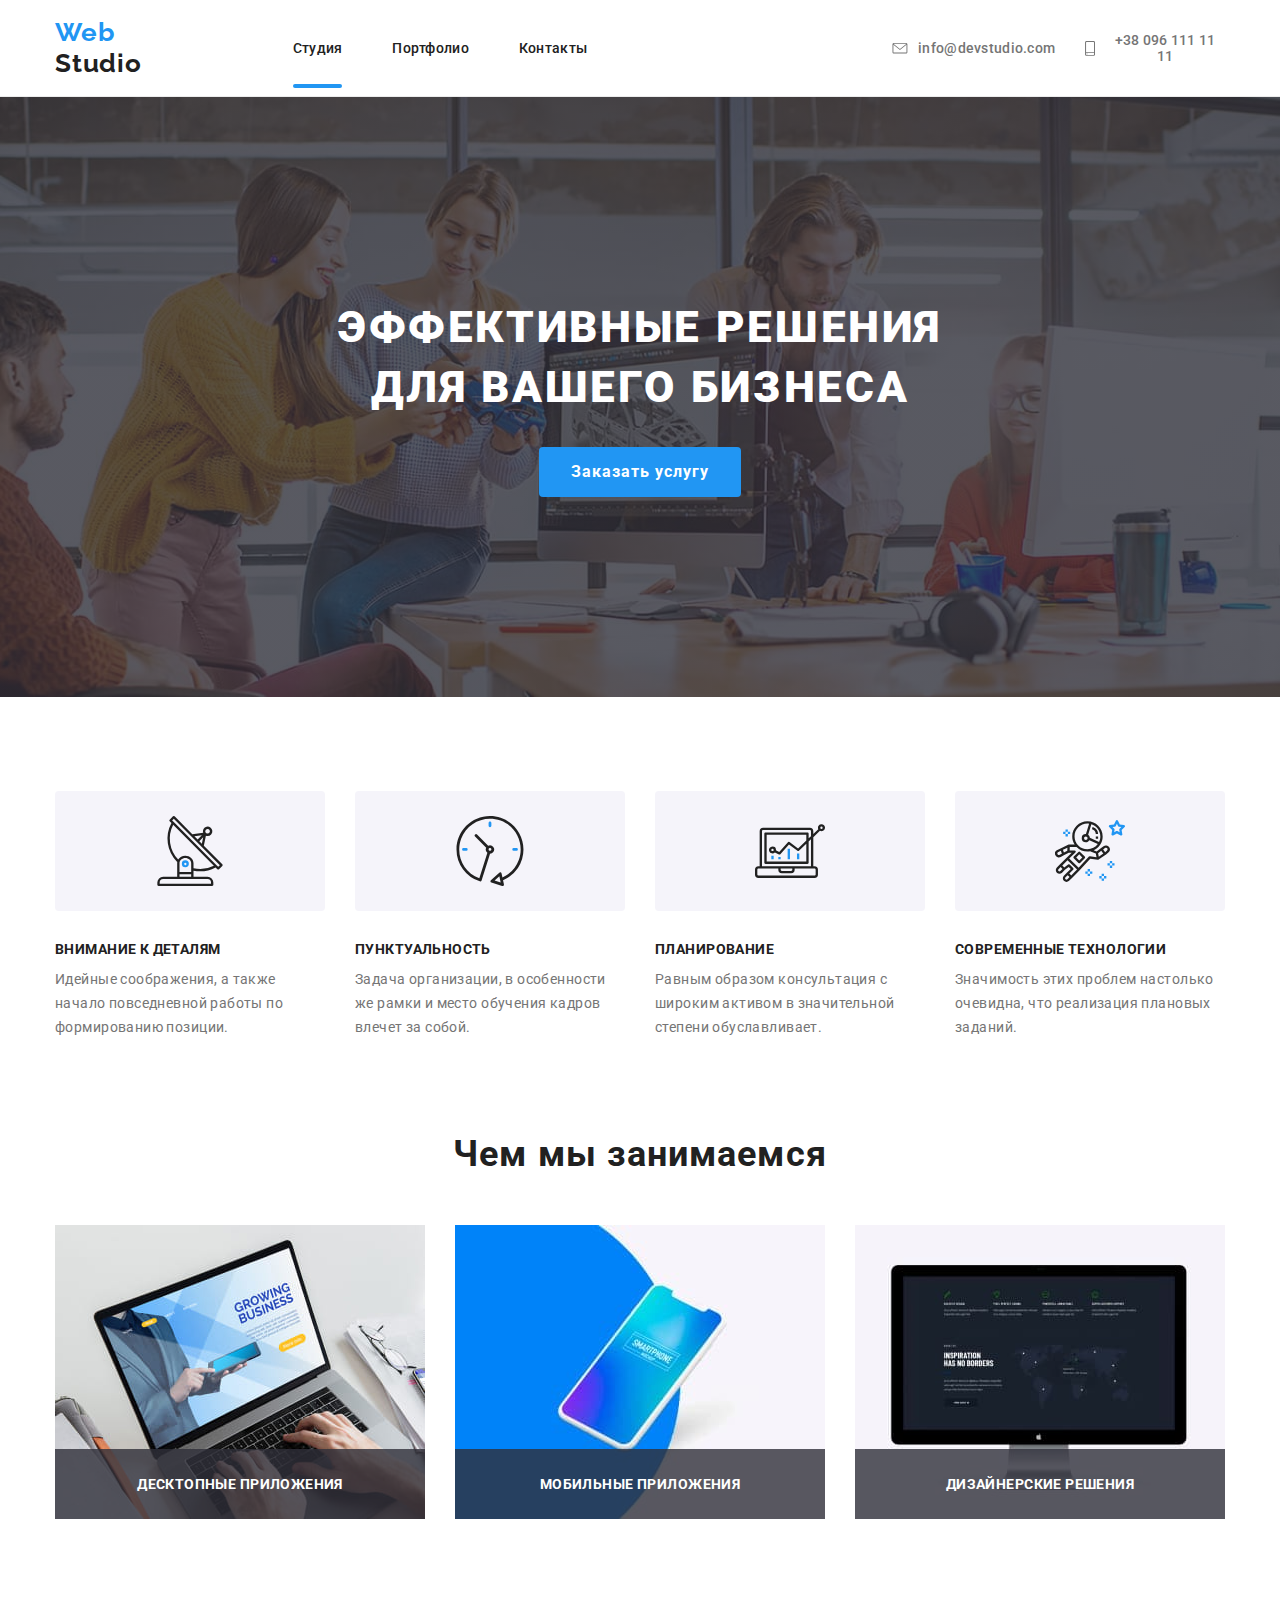
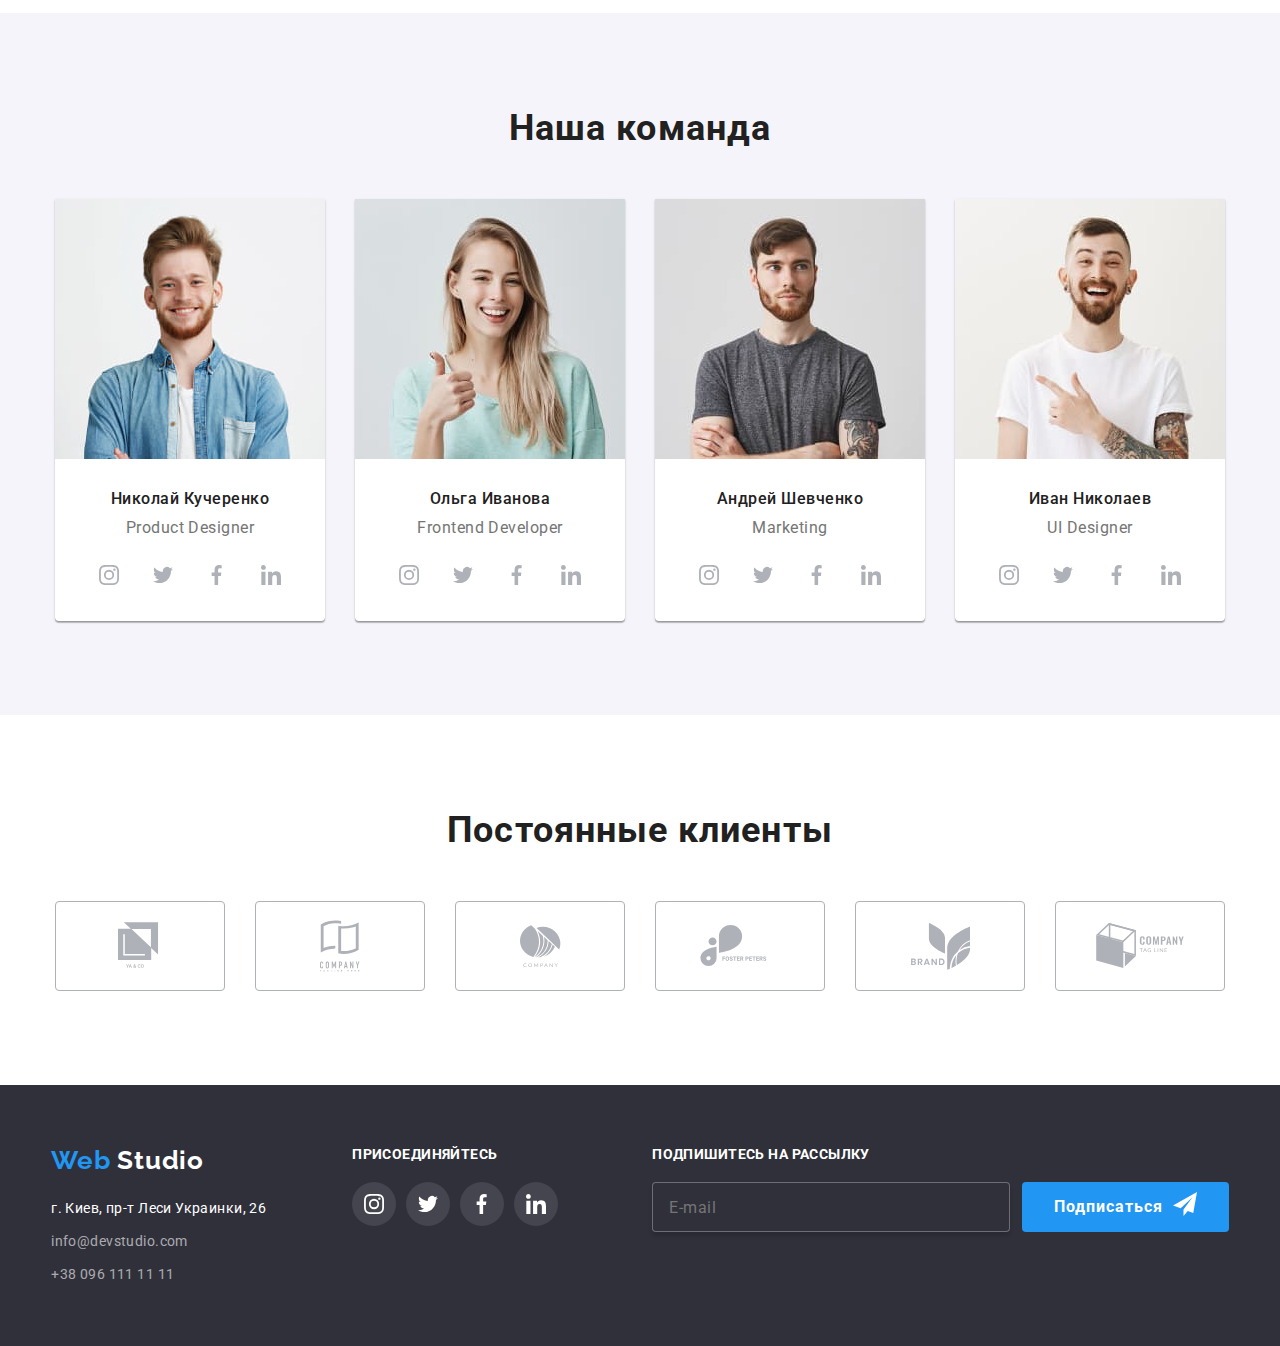
<file: index.html>
<!DOCTYPE html>
<html lang="ru">

<head>
	<meta charset="UTF-8" />
	<meta name="viewport" content="width=device-width, initial-scale=1.0" />
	<title>Web Studio - Home</title>
	<link href="https://fonts.googleapis.com/css2?family=Raleway:wght@700&family=Roboto:wght@400;500;700;900&display=swap" rel="stylesheet" />
	<link rel="stylesheet" href="./css/main.min.css" />
</head>

<body>
	<!-- Шапка -->
	<header class="header">
		<div class="container main-nav">
			<nav class="main-nav">
				<!-- Логотип -->
				<a href="./index.html" class="logo link">
					<span class="logo-accent">Web</span> Studio </a>
				<!-- Выпадающее меню -->
				<button type="button" class="menu-button" aria-expanded="false" aria-controls="menu-container" data-menu-button>
					<svg width="40" height="40" aria-label="Переключатель мобильного меню">
						<use class="icon-cross" href="./images/sprite.svg#cross"></use>
						<use class="icon-menu" href="./images/sprite.svg#menu"></use>
					</svg>
				</button>
				<!-- Контейнер навигации -->
				<div class="menu-container" id="menu-container" data-menu>
					<!-- Категории -->
					<ul class="site-nav list">
						<li class="item">
							<a href="./index.html" class="link current">Студия</a>
						</li>
						<li class="item">
							<a href="./portfolio.html" class="link">Портфолио</a>
						</li>
						<li class="item">
							<a href="#footer" class="link">Контакты</a>
						</li>
					</ul>
					<!-- Контакты -->
					<address>
						<ul class="contacts-header list">
							<li class="item">
								<a href="mailto:info@devstudio.com" class>
									<svg class="mail-icon">
										<use href="./images/sprite.svg#icon-mail"></use>
									</svg> info@devstudio.com </a>
							</li>
							<li class="item">
								<a href="tel:+380961111111">
									<svg class="tel-icon">
										<use href="./images/sprite.svg#icon-smartphone"></use>
									</svg> +38 096 111 11 11 </a>
							</li>
						</ul>
					</address>
				</div>
			</nav>
		</div>
	</header>
	<!-- Модальное окно -->
	<div class="backdrop is-hidden" data-modal>
		<div class="modal">
			<form class="form">
				<p class="group-title">Оставьте свои данные, мы вам перезвоним</p>
				<button class="form-icon-close" data-modal-close>
					<svg class="icon-close" width="11px" height="11px">
						<use href="./images/sprite.svg#icon-icon-close"></use>
					</svg>
				</button>
				<!-- Форма ввода данных -->
				<ul>
					<li class="form-row list">
						<input type="text" class="form-field" name="name" id="name" placeholder=" " />
						<label for="name" class="form-label"> Имя</label>
						<svg class="form-icon" width="18px" height="18px">
							<use href="./images/sprite.svg#icon-icon-name"></use>
						</svg>
					</li>
					<li class="form-row list">
						<input type="tel" class="form-field" name="tel" id="tel" placeholder=" " />
						<label for="tel" class="form-label"> Телефон</label>
						<svg class="form-icon" width="18px" height="18px">
							<use href="./images/sprite.svg#icon-icon-tel"></use>
						</svg>
					</li>
					<li class="form-row list">
						<input type="email" class="form-field" name="mail" id="mail" placeholder=" " />
						<label for="mail" class="form-label"> Почта</label>
						<svg class="form-icon" width="18px" height="18px">
							<use href="./images/sprite.svg#icon-icon-mail"></use>
						</svg>
					</li>
					<li class="form-row list">
						<textarea class="form-comment" name="comment" id="comment" rows="8" placeholder=" "></textarea>
						<label for="comment" class="comment">Комментарий</label>
					</li>
				</ul>
				<!-- Принятие условий -->
				<div class="form-policy">
					<label for="policy" class="policy">
						<input type="checkbox" name="policy" id="policy" class="checkbox" />
						<span class="icon-checkbox"></span> Соглашаюсь с рассылкой и принимаю <a href="" class="form-offer">Условия договора</a></label>
				</div>
				<button type="submit" class="form-button">Отправить</button>
			</form>
		</div>
	</div>
	<!-- Уникальный контент -->
	<main>
		<!-- Герой -->
		<section class="hero is-hidden">
			<div class="container">
				<h1 class="hero-title">Эффективные решения для вашего бизнеса</h1>
				<button class="button" data-modal-open> Заказать услугу </button>
			</div>
		</section>
		<!-- Преимущества -->
		<section class="features">
			<!-- Невидимый заголовок -->
			<h2 class="features-title-hidden">Наши преимущества</h2>
			<div class="container">
				<ul class="features-list list">
					<li class="item icon-vector">
						<div class="features-content">
							<h3 class="features-title">Внимание к деталям</h3>
							<p class="features-text"> Идейные соображения, а также начало повседневной работы по формированию позиции. </p>
						</div>
					</li>
					<li class="item icon-vector1">
						<div class="features-content">
							<h3 class="features-title">Пунктуальность</h3>
							<p class="features-text"> Задача организации, в особенности же рамки и место обучения кадров влечет за собой. </p>
						</div>
					</li>
					<li class="item icon-vector2">
						<div class="features-content">
							<h3 class="features-title">Планирование</h3>
							<p class="features-text"> Равным образом консультация с широким активом в значительной степени обуславливает. </p>
						</div>
					</li>
					<li class="item icon-vector3">
						<div class="features-content">
							<h3 class="features-title">Современные технологии</h3>
							<p class="features-text"> Значимость этих проблем настолько очевидна, что реализация плановых заданий. </p>
						</div>
					</li>
				</ul>
			</div>
		</section>
		<!-- Наша деятельность -->
		<section class="section-activity">
			<div class="container">
				<h2 class="activity-title">Чем мы занимаемся</h2>
				<ul class="activity-list list">
					<li class="item">
						<img srcset="./images/box/box.jpg 1x, ./images/box/box@2x.jpg 2x" src="./images/box/box.jpg" alt="Десктопные приложения" width="370" />
						<h3 class="activity-subtitle">Десктопные приложения</h3>
					</li>
					<li class="item">
						<img srcset="./images/box/box2.jpg 1x, ./images/box/box2@2x.jpg 2x" src="./images/box/box2.jpg" alt="Мобильные приложения" width="370" />
						<h3 class="activity-subtitle">Мобильные приложения</h3>
					</li>
					<li class="item">
						<img srcset="./images/box/box3.jpg 1x, ./images/box/box3@2x.jpg 2x" src="./images/box/box3.jpg" alt="Дизайнерские решения" width="370" />
						<h3 class="activity-subtitle">Дизайнерские решения</h3>
					</li>
				</ul>
			</div>
		</section>
		<!-- Команда -->
		<section class="section-team">
			<div class="container">
				<h2 class="team-title">Наша команда</h2>
				<ul class="team-list list">
					<li class="item">
						<picture>
							<source srcset="
                ./images/team/team_desk.jpg    270w,
                ./images/team/team_desk@2x.jpg 2x
              " media="(min-width: 1200px)" sizes="270px" />
							<source srcset="
                  ./images/team/team_tab.jpg    354w,
                  ./images/team/team_tab@2x.jpg 2x
                " media="(min-width: 768px)" sizes="354px" />
							<source srcset="
                ./images/team/team_mob.jpg    450w,
                ./images/team/team_mob@2x.jpg 2x
               " media="(max-width: 767px)" sizes="450px" />
							<img src="./images/team/team_desk.jpg" alt="Николай Кучеренко" />
						</picture>
						<div class="team-content">
							<h3 class="team-name">Николай Кучеренко</h3>
							<p lang="en" class="team-aside">Product Designer</p>
							<!-- соцсети -->
							<ul class="team-social list">
								<li class="team-icons">
									<a href="" aria-label="ссылка на instagram">
										<svg class="social-icon">
											<use href="./images/sprite.svg#icon-instagram"></use>
										</svg>
									</a>
								</li>
								<li class="team-icons">
									<a href="" aria-label="ссылка на twitter">
										<svg class="social-icon">
											<use href="./images/sprite.svg#icon-twitter"></use>
										</svg>
									</a>
								</li>
								<li class="team-icons">
									<a href="" aria-label="ссылка на facebook">
										<svg class="social-icon">
											<use href="./images/sprite.svg#icon-facebook"></use>
										</svg>
									</a>
								</li>
								<li class="team-icons">
									<a href="" aria-label="ссылка на linkedIn">
										<svg class="social-icon">
											<use href="./images/sprite.svg#icon-linkedin"></use>
										</svg>
									</a>
								</li>
							</ul>
						</div>
					</li>
					<li class="item">
						<picture>
							<source srcset="
                  ./images/team/team2_desk.jpg    270w,
                  ./images/team/team2_desk@2x.jpg 2x
                " media="(min-width: 1200px)" sizes="270px" />
							<source srcset="
                    ./images/team/team2_tab.jpg    354w,
                    ./images/team/team2_tab@2x.jpg 2x
                  " media="(min-width: 768px)" sizes="354px" />
							<source srcset="
                  ./images/team/team2_mob.jpg    450w,
                  ./images/team/team2_mob@2x.jpg 2x
                 " media="(max-width: 767px)" sizes="450px" />
							<img src="./images/team/team2_desk.jpg" alt="Ольга Иванова" />
						</picture>
						<div class="team-content">
							<h3 class="team-name">Ольга Иванова</h3>
							<p lang="en" class="team-aside">Frontend Developer</p>
							<!-- соцсети -->
							<ul class="team-social list">
								<li class="team-icons">
									<a href="" aria-label="ссылка на instagram">
										<svg class="social-icon">
											<use href="./images/sprite.svg#icon-instagram"></use>
										</svg>
									</a>
								</li>
								<li class="team-icons">
									<a href="" aria-label="ссылка на twitter">
										<svg class="social-icon">
											<use href="./images/sprite.svg#icon-twitter"></use>
										</svg>
									</a>
								</li>
								<li class="team-icons">
									<a href="" aria-label="ссылка на facebook">
										<svg class="social-icon">
											<use href="./images/sprite.svg#icon-facebook"></use>
										</svg>
									</a>
								</li>
								<li class="team-icons">
									<a href="" aria-label="ссылка на linkedIn">
										<svg class="social-icon">
											<use href="./images/sprite.svg#icon-linkedin"></use>
										</svg>
									</a>
								</li>
							</ul>
						</div>
					</li>
					<li class="item">
						<picture>
							<source srcset="
                    ./images/team/team3_desk.jpg    270w,
                    ./images/team/team3_desk@2x.jpg 2x
                  " media="(min-width: 1200px)" sizes="270px" />
							<source srcset="
                      ./images/team/team3_tab.jpg    354w,
                      ./images/team/team3_tab@2x.jpg 2x
                    " media="(min-width: 768px)" sizes="354px" />
							<source srcset="
                    ./images/team/team3_mob.jpg    450w,
                    ./images/team/team3_mob@2x.jpg 2x
                    " media="(max-width: 767px)" sizes="450px" />
							<img src="./images/team/team3_desk.jpg" alt="Андрей Шевченко" />
						</picture>
						<div class="team-content">
							<h3 class="team-name">Андрей Шевченко</h3>
							<p lang="en" class="team-aside">Marketing</p>
							<!-- соцсети -->
							<ul class="team-social list">
								<li class="team-icons">
									<a href="" aria-label="ссылка на instagram">
										<svg class="social-icon">
											<use href="./images/sprite.svg#icon-instagram"></use>
										</svg>
									</a>
								</li>
								<li class="team-icons">
									<a href="" aria-label="ссылка на twitter">
										<svg class="social-icon">
											<use href="./images/sprite.svg#icon-twitter"></use>
										</svg>
									</a>
								</li>
								<li class="team-icons">
									<a href="" aria-label="ссылка на facebook">
										<svg class="social-icon">
											<use href="./images/sprite.svg#icon-facebook"></use>
										</svg>
									</a>
								</li>
								<li class="team-icons">
									<a href="" aria-label="ссылка на linkedIn">
										<svg class="social-icon">
											<use href="./images/sprite.svg#icon-linkedin"></use>
										</svg>
									</a>
								</li>
							</ul>
						</div>
					</li>
					<li class="item">
						<picture>
							<source srcset="
              ./images/team/team4_desk.jpg    270w,
              ./images/team/team4_desk@2x.jpg 2x
            " media="(min-width: 1200px)" sizes="270px" />
							<source srcset="
                ./images/team/team4_tab.jpg    354w,
                ./images/team/team4_tab@2x.jpg 2x
              " media="(min-width: 768px)" sizes="354px" />
							<source srcset="
              ./images/team/team4_mob.jpg    450w,
              ./images/team/team4_mob@2x.jpg 2x
             " media="(max-width: 767px)" sizes="450px" />
							<img src="./images/team/team4_desk.jpg" alt="Иван Николаев" />
						</picture>
						<div class="team-content">
							<h3 class="team-name">Иван Николаев</h3>
							<p lang="en" class="team-aside">UI Designer</p>
							<!-- соцсети -->
							<ul class="team-social list">
								<li class="team-icons">
									<a href="" aria-label="ссылка на instagram">
										<svg class="social-icon">
											<use href="./images/sprite.svg#icon-instagram"></use>
										</svg>
									</a>
								</li>
								<li class="team-icons">
									<a href="" aria-label="ссылка на twitter">
										<svg class="social-icon">
											<use href="./images/sprite.svg#icon-twitter"></use>
										</svg>
									</a>
								</li>
								<li class="team-icons">
									<a href="" aria-label="ссылка на facebook">
										<svg class="social-icon">
											<use href="./images/sprite.svg#icon-facebook"></use>
										</svg>
									</a>
								</li>
								<li class="team-icons">
									<a href="" aria-label="ссылка на linkedIn">
										<svg class="social-icon">
											<use href="./images/sprite.svg#icon-linkedin"></use>
										</svg>
									</a>
								</li>
							</ul>
						</div>
					</li>
				</ul>
			</div>
		</section>
		<!-- Клиенты -->
		<section class="section-clients">
			<div class="container">
				<h2 class="clients-title">Постоянные клиенты</h2>
				<ul class="clients-list list">
					<li class="item">
						<div class="clients-img">
							<a href="">
								<svg class="clients-icon" width="44.27px" height="49.23px">
									<use href="./images/sprite.svg#icon-logo1"></use>
								</svg>
							</a>
						</div>
					</li>
					<li class="item">
						<div class="clients-img">
							<a href="">
								<svg class="clients-icon" width="40px" height="52px">
									<use href="./images/sprite.svg#icon-logo2"></use>
								</svg>
							</a>
						</div>
					</li>
					<li class="item">
						<div class="clients-img">
							<a href="">
								<svg class="clients-icon" width="41px" height="42.6px">
									<use href="./images/sprite.svg#icon-logo3"></use>
								</svg>
							</a>
						</div>
					</li>
					<li class="item">
						<div class="clients-img">
							<a href="">
								<svg class="clients-icon" width="79.66px" height="42.02px">
									<use href="./images/sprite.svg#icon-logo4"></use>
								</svg>
							</a>
						</div>
					</li>
					<li class="item">
						<div class="clients-img">
							<a href="">
								<svg class="clients-icon" width="59px" height="47px">
									<use href="./images/sprite.svg#icon-logo5"></use>
								</svg>
							</a>
						</div>
					</li>
					<li class="item">
						<div class="clients-img">
							<a href="">
								<svg class="clients-icon" width="88.48px" height="45.44px">
									<use href="./images/sprite.svg#icon-logo6"></use>
								</svg>
							</a>
						</div>
					</li>
				</ul>
			</div>
		</section>
	</main>
	<!-- Подвал -->
	<footer class="footer" id="footer">
		<div class="container">
			<div class="adress-item">
				<a href="./index.html" class="logo link">
					<span class="logo-accent">Web</span>
					<span class="logo-invert">Studio</span>
				</a>
				<address class="address-footer">
					<span class="location">г. Киев, пр-т Леси Украинки, 26</span>
					<a href="mailto:info@devstudio.com" class="contacts-footer mail link">info@devstudio.com </a>
					<a href="tel:380961111111" class="contacts-footer link">+38 096 111 11 11 </a>
				</address>
			</div>
			<!-- Мы в соцсетях -->
			<div class="social-list">
				<b class="social">Присоединяйтесь</b>
				<ul class="label list">
					<li class="item">
						<a href="" class="link" aria-label="мы в instagram">
							<svg class="social-icon-footer">
								<use href="./images/sprite.svg#icon-footer-instagram"></use>
							</svg>
						</a>
					</li>
					<li class="item">
						<a href="" class="link" aria-label="мы в twitter">
							<svg class="social-icon-footer">
								<use href="./images/sprite.svg#icon-footer-twitter"></use>
							</svg>
						</a>
					</li>
					<li class="item">
						<a href="" class="link" aria-label="мы в facebook">
							<svg class="social-icon-footer">
								<use href="./images/sprite.svg#icon-footer-facebook"></use>
							</svg>
						</a>
					</li>
					<li class="item">
						<a href="" class="link" aria-label="мы в linkedin">
							<svg class="social-icon-footer">
								<use href="./images/sprite.svg#icon-footer-linkedin"></use>
							</svg>
						</a>
					</li>
				</ul>
			</div>
			<!-- Форма подписки -->
			<div class="newsletter-list">
				<b class="newsletter">Подпишитесь на рассылку</b>
				<form>
					<div class="newsletter-container">
						<input type="email" name="mail" class="email" id="mail" placeholder="E-mail" />
						<button type="submit" class="newsletter-button button link"> Подписаться </button>
					</div>
				</form>
			</div>
		</div>
	</footer>
	<script src="./js/menu.js"></script>
	<script src="./js/modal.js"></script>
</body>

</html>
</file>
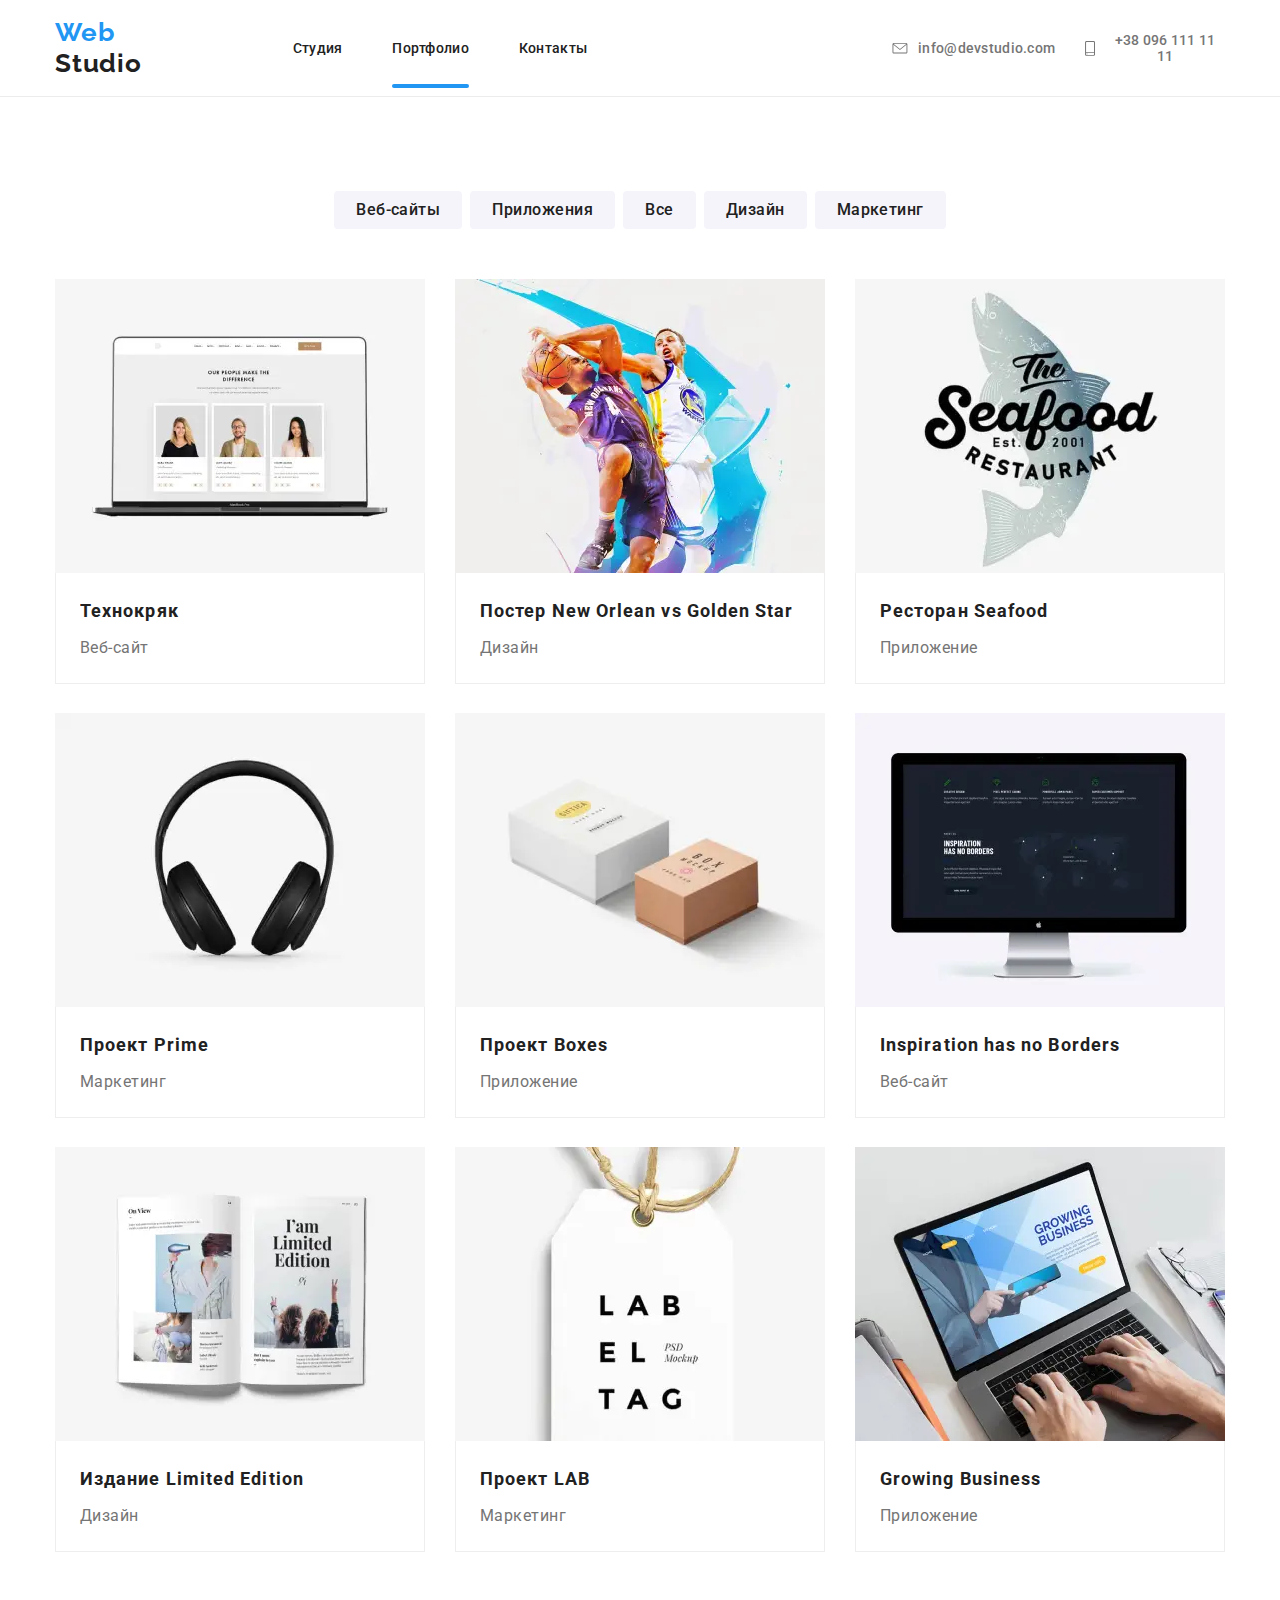
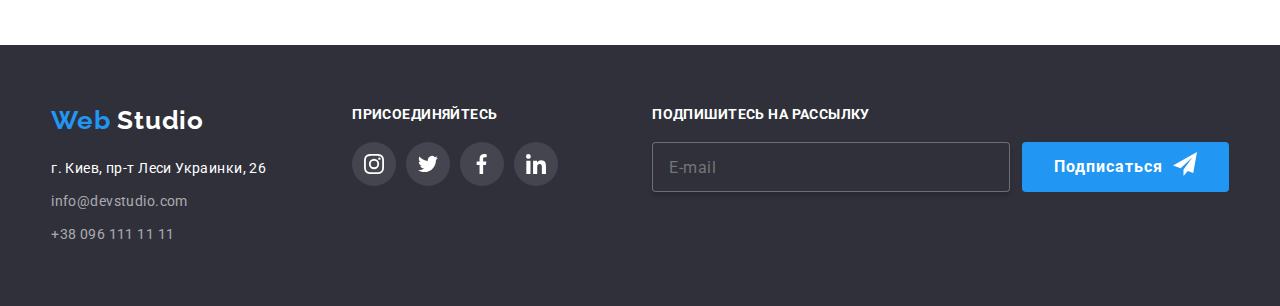
<file: portfolio.html>
<!DOCTYPE html>
<html lang="ru">

<head>
	<meta charset="UTF-8" />
	<meta name="viewport" content="width=device-width, initial-scale=1.0" />
	<title>Web Studio - Portfolio</title>
	<link href="https://fonts.googleapis.com/css2?family=Raleway:wght@700&family=Roboto:wght@400;500;700;900&display=swap" rel="stylesheet" />
	<link rel="stylesheet" href="./css/main.min.css" />
</head>

<body>
	<!-- Шапка -->
	<header class="header">
		<div class="container main-nav">
			<nav class="main-nav">
				<!-- Логотип -->
				<a href="./index.html" class="logo link">
					<span class="logo-accent">Web</span> Studio </a>
				<!-- Выпадающее меню -->
				<button type="button" class="menu-button" aria-expanded="false" aria-controls="menu-container" data-menu-button>
					<svg width="40" height="40" aria-label="Переключатель мобильного меню">
						<use class="icon-cross" href="./images/sprite.svg#cross"></use>
						<use class="icon-menu" href="./images/sprite.svg#menu"></use>
					</svg>
				</button>
				<!-- Контейнер навигации -->
				<div class="menu-container" id="menu-container" data-menu>
					<!-- Категории -->
					<ul class="site-nav list">
						<li class="item">
							<a href="./index.html" class="link">Студия</a>
						</li>
						<li class="item">
							<a href="./portfolio.html" class="link current">Портфолио</a>
						</li>
						<li class="item">
							<a href="#footer" class="link">Контакты</a>
						</li>
					</ul>
					<!-- Контакты -->
					<address>
						<ul class="contacts-header list">
							<li class="item">
								<a href="mailto:info@devstudio.com" class>
									<svg class="mail-icon">
										<use href="./images/sprite.svg#icon-mail"></use>
									</svg> info@devstudio.com </a>
							</li>
							<li class="item">
								<a href="tel:+380961111111">
									<svg class="tel-icon">
										<use href="./images/sprite.svg#icon-smartphone"></use>
									</svg> +38 096 111 11 11 </a>
							</li>
						</ul>
					</address>
				</div>
			</nav>
		</div>
	</header>
	<!-- Уникальный контент -->
	<main>
		<section class="portfolio-gallery">
			<!-- Скрытый заголовок -->
			<h1 class="portfolio-title-hidden">Наши работы</h1>
			<!-- Фильтр -->
			<div class="container">
				<ul class="btn list">
					<li class="btn-item">
						<button type="button" class="portfolio-button current"> Веб-сайты </button>
					</li>
					<li class="btn-item">
						<button type="button" class="portfolio-button">Приложения</button>
					</li>
					<li class="btn-item">
						<button type="button" class="portfolio-button">Все</button>
					</li>
					<li class="btn-item">
						<button type="button" class="portfolio-button">Дизайн</button>
					</li>
					<li class="btn-item">
						<button type="button" class="portfolio-button">Маркетинг</button>
					</li>
				</ul>
				<!-- Портфолио -->
				<ul class="portfolio list">
					<li class="item">
						<a href="" class="portfolio-link link">
							<div class="portfolio-img">
								<picture>
									<source srcset="
        ./images/portfolio/portfolio1/portfolio1_desk.webp 370w,
        ./images/portfolio/portfolio1/portfolio1_desk@2x.webp 2x
        " media="(min-width: 1200px)" sizes="370px" type="image/webp" />
									<source srcset="
        ./images/portfolio/portfolio1/portfolio1_desk.jpg 370w,
        ./images/portfolio/portfolio1/portfolio1_desk@2x.jpg 2x
        " media="(min-width: 1200px)" sizes="370px" />
									<source srcset="
        ./images/portfolio/portfolio1/portfolio1_tabl.webp 354w,
        ./images/portfolio/portfolio1/portfolio1_tabl@2x.webp 2x
        " media="(min-width: 768px)" sizes="354px" type="image/webp" />
									<source srcset="
        ./images/portfolio/portfolio1/portfolio1_tabl.jpg 354w,
        ./images/portfolio/portfolio1/portfolio1_tabl@2x.jpg 2x
        " media="(min-width: 768px)" sizes="354px" />
									<source srcset="
        ./images/portfolio/portfolio1/portfolio1_mob.webp 450w,
        ./images/portfolio/portfolio1/portfolio1_mob@2x.webp 2x
        " media="(max-width: 767px)" sizes="450px" type="image/webp" />
									<source srcset="
        ./images/portfolio/portfolio1/portfolio1_mob.jpg 450w,
        ./images/portfolio/portfolio1/portfolio1_mob@2x.jpg 2x
        " media="(max-width: 767px)" sizes="450px" />
									<img src="./images/portfolio/portfolio1/portfolio1_desk.jpg" alt="Веб-сайт Технокряк" />
								</picture>
								<p class="portfolio-text"> Технокряк это современная площадка распространения коронавируса. Компании используют эту платформу для цифрового шпионажа и атак на защищённые сервера конкурентов. </p>
							</div>
							<div class="portfolio-content">
								<h2 class="portfolio-title">Технокряк</h2>
								<p class="portfolio-aside">Веб-сайт</p>
							</div>
						</a>
					</li>
					<li class="item">
						<a href="" class="portfolio-link link">
							<div class="portfolio-img">
								<picture>
									<source srcset="
                ./images/portfolio/portfolio2/portfolio2_desk.webp 370w,
                ./images/portfolio/portfolio2/portfolio2_desk@2x.webp 2x
                " media="(min-width: 1200px)" sizes="370px" type="image/webp" />
									<source srcset="
                ./images/portfolio/portfolio2/portfolio2_desk.jpg 370w,
                ./images/portfolio/portfolio2/portfolio2_desk@2x.jpg 2x
                " media="(min-width: 1200px)" sizes="370px" />
									<source srcset="
                ./images/portfolio/portfolio2/portfolio2_tabl.webp 354w,
                ./images/portfolio/portfolio2/portfolio2_tabl@2x.webp 2x
                " media="(min-width: 768px)" sizes="354px" type="image/webp" />
									<source srcset="
                ./images/portfolio/portfolio2/portfolio2_tabl.jpg 354w,
                ./images/portfolio/portfolio2/portfolio2_tabl@2x.jpg 2x
                " media="(min-width: 768px)" sizes="354px" />
									<source srcset="
                ./images/portfolio/portfolio2/portfolio2_mob.webp 450w,
                ./images/portfolio/portfolio2/portfolio2_mob@2x.webp 2x
                " media="(max-width: 767px)" sizes="450px" type="image/webp" />
									<source srcset="
                ./images/portfolio/portfolio2/portfolio2_mob.jpg 450w,
                ./images/portfolio/portfolio2/portfolio2_mob@2x.jpg 2x
                " media="(max-width: 767px)" sizes="450px" />
									<img src="./images/portfolio/portfolio2/portfolio2_desk.jpg" alt="Постер New Orlean vs Golden Star" />
								</picture>
								<p class="portfolio-text"> Технокряк это современная площадка распространения коронавируса. Компании используют эту платформу для цифрового шпионажа и атак на защищённые сервера конкурентов. </p>
							</div>
							<div class="portfolio-content">
								<h2 class="portfolio-title"> Постер New Orlean vs Golden Star </h2>
								<p class="portfolio-aside">Дизайн</p>
							</div>
						</a>
					</li>
					<li class="item">
						<a href="" class="portfolio-link link">
							<div class="portfolio-img">
								<picture>
									<source srcset="
                ./images/portfolio/portfolio3/portfolio3_desk.webp 370w,
                ./images/portfolio/portfolio3/portfolio3_desk@2x.webp 2x
                " media="(min-width: 1200px)" sizes="370px" type="image/webp" />
									<source srcset="
                ./images/portfolio/portfolio3/portfolio3_desk.jpg 370w,
                ./images/portfolio/portfolio3/portfolio3_desk@2x.jpg 2x
                " media="(min-width: 1200px)" sizes="370px" />
									<source srcset="
                ./images/portfolio/portfolio3/portfolio3_tabl.webp 354w,
                ./images/portfolio/portfolio3/portfolio3_tabl@2x.webp 2x
                " media="(min-width: 768px)" sizes="354px" type="image/webp" />
									<source srcset="
                ./images/portfolio/portfolio3/portfolio3_tabl.jpg 354w,
                ./images/portfolio/portfolio3/portfolio3_tabl@2x.jpg 2x
                " media="(min-width: 768px)" sizes="354px" />
									<source srcset="
                ./images/portfolio/portfolio3/portfolio3_mob.webp 450w,
                ./images/portfolio/portfolio3/portfolio3_mob@2x.webp 2x
                " media="(max-width: 767px)" sizes="450px" type="image/webp" />
									<source srcset="
                ./images/portfolio/portfolio3/portfolio3_mob.jpg 450w,
                ./images/portfolio/portfolio3/portfolio3_mob@2x.jpg 2x
                " media="(max-width: 767px)" sizes="450px" />
									<img src="./images/portfolio/portfolio3/portfolio3_desk.jpg" alt="Ресторан Seafood" />
								</picture>
								<p class="portfolio-text"> Технокряк это современная площадка распространения коронавируса. Компании используют эту платформу для цифрового шпионажа и атак на защищённые сервера конкурентов. </p>
							</div>
							<div class="portfolio-content">
								<h2 class="portfolio-title">Ресторан Seafood</h2>
								<p class="portfolio-aside">Приложение</p>
							</div>
						</a>
					</li>
					<li class="item">
						<a href="" class="portfolio-link link">
							<div class="portfolio-img">
								<picture>
									<source srcset="
                ./images/portfolio/portfolio4/portfolio4_desk.webp 370w,
                ./images/portfolio/portfolio4/portfolio4_desk@2x.webp 2x
                " media="(min-width: 1200px)" sizes="370px" type="image/webp" />
									<source srcset="
                ./images/portfolio/portfolio4/portfolio4_desk.jpg 370w,
                ./images/portfolio/portfolio4/portfolio4_desk@2x.jpg 2x
                " media="(min-width: 1200px)" sizes="370px" />
									<source srcset="
                ./images/portfolio/portfolio4/portfolio4_tabl.webp 354w,
                ./images/portfolio/portfolio4/portfolio4_tabl@2x.webp 2x
                " media="(min-width: 768px)" sizes="354px" type="image/webp" />
									<source srcset="
                ./images/portfolio/portfolio4/portfolio4_tabl.jpg 354w,
                ./images/portfolio/portfolio4/portfolio4_tabl@2x.jpg 2x
                " media="(min-width: 768px)" sizes="354px" />
									<source srcset="
                ./images/portfolio/portfolio4/portfolio4_mob.webp 450w,
                ./images/portfolio/portfolio4/portfolio4_mob@2x.webp 2x
                " media="(max-width: 767px)" sizes="450px" type="image/webp" />
									<source srcset="
                ./images/portfolio/portfolio4/portfolio4_mob.jpg 450w,
                ./images/portfolio/portfolio4/portfolio4_mob@2x.jpg 2x
                " media="(max-width: 767px)" sizes="450px" />
									<img src="./images/portfolio/portfolio4/portfolio4_desk.jpg" alt="Проект Prime" />
								</picture>
								<p class="portfolio-text"> Технокряк это современная площадка распространения коронавируса. Компании используют эту платформу для цифрового шпионажа и атак на защищённые сервера конкурентов. </p>
							</div>
							<div class="portfolio-content">
								<h2 class="portfolio-title">Проект Prime</h2>
								<p class="portfolio-aside">Маркетинг</p>
							</div>
						</a>
					</li>
					<li class="item">
						<a href="" class="portfolio-link link">
							<div class="portfolio-img">
								<picture>
									<source srcset="
        ./images/portfolio/portfolio5/portfolio5_desk.webp 370w,
        ./images/portfolio/portfolio5/portfolio5_desk@2x.webp 2x
        " media="(min-width: 1200px)" sizes="370px" type="image/webp" />
									<source srcset="
        ./images/portfolio/portfolio5/portfolio5_desk.jpg 370w,
        ./images/portfolio/portfolio5/portfolio5_desk@2x.jpg 2x
        " media="(min-width: 1200px)" sizes="370px" />
									<source srcset="
        ./images/portfolio/portfolio5/portfolio5_tabl.webp 354w,
        ./images/portfolio/portfolio5/portfolio5_tabl@2x.webp 2x
        " media="(min-width: 768px)" sizes="354px" type="image/webp" />
									<source srcset="
        ./images/portfolio/portfolio5/portfolio5_tabl.jpg 354w,
        ./images/portfolio/portfolio5/portfolio5_tabl@2x.jpg 2x
        " media="(min-width: 768px)" sizes="354px" />
									<source srcset="
        ./images/portfolio/portfolio5/portfolio5_mob.webp 450w,
        ./images/portfolio/portfolio5/portfolio5_mob@2x.webp 2x
        " media="(max-width: 767px)" sizes="450px" type="image/webp" />
									<source srcset="
        ./images/portfolio/portfolio5/portfolio5_mob.jpg 450w,
        ./images/portfolio/portfolio5/portfolio5_mob@2x.jpg 2x
        " media="(max-width: 767px)" sizes="450px" />
									<img src="./images/portfolio/portfolio5/portfolio5_desk.jpg" alt="Проект Boxes" />
								</picture>
								<p class="portfolio-text"> Технокряк это современная площадка распространения коронавируса. Компании используют эту платформу для цифрового шпионажа и атак на защищённые сервера конкурентов. </p>
							</div>
							<div class="portfolio-content">
								<h2 class="portfolio-title">Проект Boxes</h2>
								<p class="portfolio-aside">Приложение</p>
							</div>
						</a>
					</li>
					<li class="item">
						<a href="" class="portfolio-link link">
							<div class="portfolio-img">
								<picture>
									<source srcset="
                ./images/portfolio/portfolio6/portfolio6_desk.webp 370w,
                ./images/portfolio/portfolio6/portfolio6_desk@2x.webp 2x
                " media="(min-width: 1200px)" sizes="370px" type="image/webp" />
									<source srcset="
                ./images/portfolio/portfolio6/portfolio6_desk.jpg 370w,
                ./images/portfolio/portfolio6/portfolio6_desk@2x.jpg 2x
                " media="(min-width: 1200px)" sizes="370px" />
									<source srcset="
                ./images/portfolio/portfolio6/portfolio6_tabl.webp 354w,
                ./images/portfolio/portfolio6/portfolio6_tabl@2x.webp 2x
                " media="(min-width: 768px)" sizes="354px" type="image/webp" />
									<source srcset="
                ./images/portfolio/portfolio6/portfolio6_tabl.jpg 354w,
                ./images/portfolio/portfolio6/portfolio6_tabl@2x.jpg 2x
                " media="(min-width: 768px)" sizes="354px" />
									<source srcset="
                ./images/portfolio/portfolio6/portfolio6_mob.webp 450w,
                ./images/portfolio/portfolio6/portfolio6_mob@2x.webp 2x
                " media="(max-width: 767px)" sizes="450px" type="image/webp" />
									<source srcset="
                ./images/portfolio/portfolio6/portfolio6_mob.jpg 450w,
                ./images/portfolio/portfolio6/portfolio6_mob@2x.jpg 2x
                " media="(max-width: 767px)" sizes="450px" />
									<img src="./images/portfolio/portfolio6/portfolio6_desk.jpg" alt="Inspiration has no Borders" />
								</picture>
								<p class="portfolio-text"> Технокряк это современная площадка распространения коронавируса. Компании используют эту платформу для цифрового шпионажа и атак на защищённые сервера конкурентов. </p>
							</div>
							<div class="portfolio-content">
								<h2 lang="en" class="portfolio-title"> Inspiration has no Borders </h2>
								<p class="portfolio-aside">Веб-сайт</p>
							</div>
						</a>
					</li>
					<li class="item">
						<a href="" class="portfolio-link link">
							<div class="portfolio-img">
								<picture>
									<source srcset="
                ./images/portfolio/portfolio7/portfolio7_desk.webp 370w,
                ./images/portfolio/portfolio7/portfolio7_desk@2x.webp 2x
                " media="(min-width: 1200px)" sizes="370px" type="image/webp" />
									<source srcset="
                ./images/portfolio/portfolio7/portfolio7_desk.jpg 370w,
                ./images/portfolio/portfolio7/portfolio7_desk@2x.jpg 2x
                " media="(min-width: 1200px)" sizes="370px" />
									<source srcset="
                ./images/portfolio/portfolio7/portfolio7_tabl.webp 354w,
                ./images/portfolio/portfolio7/portfolio7_tabl@2x.webp 2x
                " media="(min-width: 768px)" sizes="354px" type="image/webp" />
									<source srcset="
                ./images/portfolio/portfolio7/portfolio7_tabl.jpg 354w,
                ./images/portfolio/portfolio7/portfolio7_tabl@2x.jpg 2x
                " media="(min-width: 768px)" sizes="354px" />
									<source srcset="
                ./images/portfolio/portfolio7/portfolio7_mob.webp 450w,
                ./images/portfolio/portfolio7/portfolio7_mob@2x.webp 2x
                " media="(max-width: 767px)" sizes="450px" type="image/webp" />
									<source srcset="
                ./images/portfolio/portfolio7/portfolio7_mob.jpg 450w,
                ./images/portfolio/portfolio7/portfolio7_mob@2x.jpg 2x
                " media="(max-width: 767px)" sizes="450px" />
									<img src="./images/portfolio/portfolio7/portfolio7_desk.jpg" alt="Издание Limited Edition" />
								</picture>
								<p class="portfolio-text"> Технокряк это современная площадка распространения коронавируса. Компании используют эту платформу для цифрового шпионажа и атак на защищённые сервера конкурентов. </p>
							</div>
							<div class="portfolio-content">
								<h2 class="portfolio-title">Издание Limited Edition</h2>
								<p class="portfolio-aside">Дизайн</p>
							</div>
						</a>
					</li>
					<li class="item">
						<a href="" class="portfolio-link link">
							<div class="portfolio-img">
								<picture>
									<source srcset="
                ./images/portfolio/portfolio8/portfolio8_desk.webp 370w,
                ./images/portfolio/portfolio8/portfolio8_desk@2x.webp 2x
                " media="(min-width: 1200px)" sizes="370px" type="image/webp" />
									<source srcset="
                ./images/portfolio/portfolio8/portfolio8_desk.jpg 370w,
                ./images/portfolio/portfolio8/portfolio8_desk@2x.jpg 2x
                " media="(min-width: 1200px)" sizes="370px" />
									<source srcset="
                ./images/portfolio/portfolio8/portfolio8_tabl.webp 354w,
                ./images/portfolio/portfolio8/portfolio8_tabl@2x.webp 2x
                " media="(min-width: 768px)" sizes="354px" type="image/webp" />
									<source srcset="
                ./images/portfolio/portfolio8/portfolio8_tabl.jpg 354w,
                ./images/portfolio/portfolio8/portfolio8_tabl@2x.jpg 2x
                " media="(min-width: 768px)" sizes="354px" />
									<source srcset="
                ./images/portfolio/portfolio8/portfolio8_mob.webp 450w,
                ./images/portfolio/portfolio8/portfolio8_mob@2x.webp 2x
                " media="(max-width: 767px)" sizes="450px" type="image/webp" />
									<source srcset="
                ./images/portfolio/portfolio8/portfolio8_mob.jpg 450w,
                ./images/portfolio/portfolio8/portfolio8_mob@2x.jpg 2x
                " media="(max-width: 767px)" sizes="450px" />
									<img src="./images/portfolio/portfolio8/portfolio8_desk.jpg" alt="Проект LAB" />
								</picture>
								<p class="portfolio-text"> Технокряк это современная площадка распространения коронавируса. Компании используют эту платформу для цифрового шпионажа и атак на защищённые сервера конкурентов. </p>
							</div>
							<div class="portfolio-content">
								<h2 class="portfolio-title">Проект LAB</h2>
								<p class="portfolio-aside">Маркетинг</p>
							</div>
						</a>
					</li>
					<li class="item">
						<a href="" class="portfolio-link link">
							<div class="portfolio-img">
								<picture>
									<source srcset="
                ./images/portfolio/portfolio9/portfolio9_desk.webp 370w,
                ./images/portfolio/portfolio9/portfolio9_desk@2x.webp 2x
                " media="(min-width: 1200px)" sizes="370px" type="image/webp" />
									<source srcset="
                ./images/portfolio/portfolio9/portfolio9_desk.jpg 370w,
                ./images/portfolio/portfolio9/portfolio9_desk@2x.jpg 2x
                " media="(min-width: 1200px)" sizes="370px" />
									<source srcset="
                ./images/portfolio/portfolio9/portfolio9_tabl.webp 354w,
                ./images/portfolio/portfolio9/portfolio9_tabl@2x.webp 2x
                " media="(min-width: 768px)" sizes="354px" type="image/webp" />
									<source srcset="
                ./images/portfolio/portfolio9/portfolio9_tabl.jpg 354w,
                ./images/portfolio/portfolio9/portfolio9_tabl@2x.jpg 2x
                " media="(min-width: 768px)" sizes="354px" />
									<source srcset="
                ./images/portfolio/portfolio9/portfolio9_mob.webp 450w,
                ./images/portfolio/portfolio9/portfolio9_mob@2x.webp 2x
                " media="(max-width: 767px)" sizes="450px" type="image/webp" />
									<source srcset="
                ./images/portfolio/portfolio9/portfolio9_mob.jpg 450w,
                ./images/portfolio/portfolio9/portfolio9_mob@2x.jpg 2x
                " media="(max-width: 767px)" sizes="450px" />
									<img src="./images/portfolio/portfolio9/portfolio9_desk.jpg" alt="Growing Business" />
								</picture>
								<p class="portfolio-text"> Технокряк это современная площадка распространения коронавируса. Компании используют эту платформу для цифрового шпионажа и атак на защищённые сервера конкурентов. </p>
							</div>
							<div class="portfolio-content">
								<h2 class="portfolio-title">Growing Business</h2>
								<p class="portfolio-aside">Приложение</p>
							</div>
						</a>
					</li>
				</ul>
			</div>
		</section>
	</main>
	<!-- Подвал -->
	<footer class="footer" id="footer">
		<div class="container">
			<div class="adress-item">
				<a href="./index.html" class="logo link">
					<span class="logo-accent">Web</span>
					<span class="logo-invert">Studio</span>
				</a>
				<address class="address-footer">
					<span class="location">г. Киев, пр-т Леси Украинки, 26</span>
					<a href="mailto:info@devstudio.com" class="contacts-footer mail link">info@devstudio.com </a>
					<a href="tel:380961111111" class="contacts-footer link">+38 096 111 11 11 </a>
				</address>
			</div>
			<!-- Мы в соцсетях -->
			<div class="social-list">
				<b class="social">Присоединяйтесь</b>
				<ul class="label list">
					<li class="item">
						<a href="" class="link" aria-label="мы в instagram">
							<svg class="social-icon-footer">
								<use href="./images/sprite.svg#icon-footer-instagram"></use>
							</svg>
						</a>
					</li>
					<li class="item">
						<a href="" class="link" aria-label="мы в twitter">
							<svg class="social-icon-footer">
								<use href="./images/sprite.svg#icon-footer-twitter"></use>
							</svg>
						</a>
					</li>
					<li class="item">
						<a href="" class="link" aria-label="мы в facebook">
							<svg class="social-icon-footer">
								<use href="./images/sprite.svg#icon-footer-facebook"></use>
							</svg>
						</a>
					</li>
					<li class="item">
						<a href="" class="link" aria-label="мы в linkedin">
							<svg class="social-icon-footer">
								<use href="./images/sprite.svg#icon-footer-linkedin"></use>
							</svg>
						</a>
					</li>
				</ul>
			</div>
			<!-- Форма подписки -->
			<div class="newsletter-list">
				<b class="newsletter">Подпишитесь на рассылку</b>
				<form>
					<div class="newsletter-container">
						<input type="email" name="mail" class="email" id="mail" placeholder="E-mail" />
						<button type="submit" class="newsletter-button button link"> Подписаться </button>
					</div>
				</form>
			</div>
		</div>
	</footer>
	<script src="./js/menu.js"></script>
</body>

</html>
</file>
<file: css/main.min.css>
@media screen and (min-width: 1200px)and (min-device-pixel-ratio: 2),screen and (min-width: 1200px)and (-webkit-min-device-pixel-ratio: 2),screen and (min-width: 1200px)and (min-resolution: 192dpi),screen and (min-width: 1200px)and (min-resolution: 2dppx){.hero{background-image:-webkit-gradient(linear, left top, left bottom, from(rgba(47, 48, 58, 0.8)), to(rgba(47, 48, 58, 0.8))),url("../images/hero/Hero_desk@2x.jpg");background-image:linear-gradient(rgba(47, 48, 58, 0.8), rgba(47, 48, 58, 0.8)),url("../images/hero/Hero_desk@2x.jpg")}}@media screen and (min-width: 768px){.hero{background-image:-webkit-gradient(linear, left top, left bottom, from(rgba(47, 48, 58, 0.8)), to(rgba(47, 48, 58, 0.8))),url("../images/hero/Hero_tab.jpg");background-image:linear-gradient(rgba(47, 48, 58, 0.8), rgba(47, 48, 58, 0.8)),url("../images/hero/Hero_tab.jpg")}}@media screen and (min-width: 768px)and (min-device-pixel-ratio: 2),screen and (min-width: 768px)and (-webkit-min-device-pixel-ratio: 2),screen and (min-width: 768px)and (min-resolution: 192dpi),screen and (min-width: 768px)and (min-resolution: 2dppx){.hero{background-image:-webkit-gradient(linear, left top, left bottom, from(rgba(47, 48, 58, 0.8)), to(rgba(47, 48, 58, 0.8))),url("../images/hero/Hero_tab@2x.jpg");background-image:linear-gradient(rgba(47, 48, 58, 0.8), rgba(47, 48, 58, 0.8)),url("../images/hero/Hero_tab@2x.jpg")}}@media screen and (max-width: 480px){.hero{background-image:-webkit-gradient(linear, left top, left bottom, from(rgba(47, 48, 58, 0.8)), to(rgba(47, 48, 58, 0.8))),url("../images/hero/Hero_mob.jpg");background-image:linear-gradient(rgba(47, 48, 58, 0.8), rgba(47, 48, 58, 0.8)),url("../images/hero/Hero_mob.jpg")}}@media screen and (max-width: 480px)and (min-device-pixel-ratio: 2),screen and (max-width: 480px)and (-webkit-min-device-pixel-ratio: 2),screen and (max-width: 480px)and (min-resolution: 192dpi),screen and (max-width: 480px)and (min-resolution: 2dppx){.hero{background-image:-webkit-gradient(linear, left top, left bottom, from(rgba(47, 48, 58, 0.8)), to(rgba(47, 48, 58, 0.8))),url("../images/hero/Hero_mob@2x.jpg");background-image:linear-gradient(rgba(47, 48, 58, 0.8), rgba(47, 48, 58, 0.8)),url("../images/hero/Hero_mob@2x.jpg")}}.clients-img a,.team-icons a{display:-webkit-box;display:-ms-flexbox;display:flex;-webkit-box-pack:center;-ms-flex-pack:center;justify-content:center;-webkit-box-align:center;-ms-flex-align:center;align-items:center}.section-activity .activity-subtitle,.features .features-title{font-size:14px;line-height:16px}.section-clients .clients-title,.section-team .team-title,.section-activity .activity-title{font-style:normal;font-weight:bold;font-size:36px;line-height:42px;letter-spacing:.03em}.portfolio-title-hidden,.features-title-hidden{position:absolute;width:1px;height:1px;margin:-1px;border:0;padding:0;clip:rect(0 0 0 0);overflow:hidden}.portfolio-title{white-space:nowrap;text-overflow:ellipsis;overflow:hidden}/*! modern-normalize v0.7.0 | MIT License | https://github.com/sindresorhus/modern-normalize */*,::after,::before{-webkit-box-sizing:border-box;box-sizing:border-box}:root{-moz-tab-size:4;-o-tab-size:4;tab-size:4}html{line-height:1.15;-webkit-text-size-adjust:100%}body{margin:0}body{font-family:system-ui,-apple-system,"Segoe UI",Roboto,Helvetica,Arial,sans-serif,"Apple Color Emoji","Segoe UI Emoji"}hr{height:0}abbr[title]{-webkit-text-decoration:underline dotted;text-decoration:underline dotted}b,strong{font-weight:bolder}code,kbd,pre,samp{font-family:ui-monospace,SFMono-Regular,Consolas,"Liberation Mono",Menlo,monospace;font-size:1em}small{font-size:80%}sub,sup{font-size:75%;line-height:0;position:relative;vertical-align:baseline}sub{bottom:-0.25em}sup{top:-0.5em}button,input,optgroup,select,textarea{font-family:inherit;font-size:100%;line-height:1.15;margin:0}button,select{text-transform:none}[type=button],[type=reset],[type=submit],button{-webkit-appearance:button}[type=button]::-moz-focus-inner,[type=reset]::-moz-focus-inner,[type=submit]::-moz-focus-inner,button::-moz-focus-inner{border-style:none;padding:0}[type=button]:-moz-focusring,[type=reset]:-moz-focusring,[type=submit]:-moz-focusring,button:-moz-focusring{outline:1px dotted ButtonText}legend{padding:0}progress{vertical-align:baseline}[type=number]::-webkit-inner-spin-button,[type=number]::-webkit-outer-spin-button{height:auto}[type=search]{-webkit-appearance:textfield;outline-offset:-2px}[type=search]::-webkit-search-decoration{-webkit-appearance:none}::-webkit-file-upload-button{-webkit-appearance:button;font:inherit}summary{display:list-item}html{-webkit-box-sizing:border-box;box-sizing:border-box}*,*::before,*::after{-webkit-box-sizing:inherit;box-sizing:inherit}body{background-color:#fff;color:#212121;font-family:Roboto,sans-serif}img{display:block;max-width:100%;height:auto}.container{margin-left:auto;margin-right:auto;padding-left:15px;padding-right:15px}@media screen and (min-width: 480px){.container{width:480px}}@media screen and (min-width: 768px){.container{width:768px}}@media screen and (min-width: 1200px){.container{width:1200px}}.link{text-decoration:none;color:#212121;padding:0;margin:0}.list{list-style:none;padding:0;margin:0}img{display:block}h1,h2,h3,h4,h5,h6,p{margin-top:0;margin-bottom:0}.header{position:relative;top:0;left:0;width:100%;border-bottom:1px solid #ececec;background-color:#fff}@media screen and (min-width: 768px){.header{min-height:80px}}.menu-container{background-color:#fff}.menu-container.is-open{display:block;z-index:1}@media screen and (max-width: 767px){.menu-container{display:none;position:absolute;top:100%;left:0;width:100%;border-top:1px solid #ececec}}@media screen and (min-width: 768px){.menu-container{display:-webkit-box;display:-ms-flexbox;display:flex}}.main-nav{display:-webkit-box;display:-ms-flexbox;display:flex;-webkit-box-align:center;-ms-flex-align:center;align-items:center}@media screen and (max-width: 767px){.main-nav{-webkit-box-pack:justify;-ms-flex-pack:justify;justify-content:space-between;width:100%;min-height:60px}}.menu-button{display:-webkit-inline-box;display:-ms-inline-flexbox;display:inline-flex;margin:0;padding:0;-webkit-transition:250ms cubic-bezier(0.4, 0, 0.2, 1);transition:250ms cubic-bezier(0.4, 0, 0.2, 1);border:none;background-color:rgba(0,0,0,0)}.menu-button .icon-cross{display:none}.menu-button:hover .icon-cross,.menu-button:focus .icon-cross{fill:#2196f3}.menu-button:hover .icon-menu,.menu-button:focus .icon-menu{fill:#2196f3}@media screen and (min-width: 768px){.menu-button{display:none}}.menu-button.is-open .icon-cross{display:block}.menu-button.is-open .icon-menu{display:none}.portfolio .current{color:#fff;background-color:#2196f3}.site-nav .link{position:relative;-webkit-transition:color 250ms cubic-bezier(0.4, 0, 0.2, 1);transition:color 250ms cubic-bezier(0.4, 0, 0.2, 1);display:block;color:#212121;font-style:normal;font-weight:500;letter-spacing:.02em}.site-nav .link:hover,.site-nav .link:focus{color:#2196f3}.site-nav .link:hover::after,.site-nav .link:focus::after{opacity:1;-webkit-transform:scaleX(1);transform:scaleX(1)}@media screen and (max-width: 767px){.site-nav .link{padding-bottom:8px;font-size:18px;line-height:21px}}@media screen and (min-width: 768px){.site-nav .link{padding-top:32px;padding-bottom:32px;font-size:14px;line-height:16px}}.site-nav .link::after{position:absolute;-webkit-transform:scaleX(0);transform:scaleX(0);-webkit-transition:opacity 250ms cubic-bezier(0.4, 0, 0.2, 1),-webkit-transform 250ms cubic-bezier(0.4, 0, 0.2, 1);transition:opacity 250ms cubic-bezier(0.4, 0, 0.2, 1),-webkit-transform 250ms cubic-bezier(0.4, 0, 0.2, 1);transition:opacity 250ms cubic-bezier(0.4, 0, 0.2, 1),transform 250ms cubic-bezier(0.4, 0, 0.2, 1);transition:opacity 250ms cubic-bezier(0.4, 0, 0.2, 1),transform 250ms cubic-bezier(0.4, 0, 0.2, 1),-webkit-transform 250ms cubic-bezier(0.4, 0, 0.2, 1);bottom:0;content:"";opacity:0;display:block;width:100%;height:4px;border-radius:2px;background-color:#2196f3}.site-nav .link.current::after{opacity:1;-webkit-transform:scaleX(1);transform:scaleX(1)}.site-nav{display:-webkit-box;display:-ms-flexbox;display:flex;-webkit-box-orient:vertical;-webkit-box-direction:normal;-ms-flex-direction:column;flex-direction:column;-webkit-box-pack:center;-ms-flex-pack:center;justify-content:center;-webkit-box-align:center;-ms-flex-align:center;align-items:center}@media screen and (max-width: 767px){.site-nav{padding-top:60px;padding-bottom:60px}}@media screen and (min-width: 768px){.site-nav{-webkit-box-orient:horizontal;-webkit-box-direction:normal;-ms-flex-direction:row;flex-direction:row;margin-left:81px;margin-right:84px}}@media screen and (min-width: 1200px){.site-nav{display:-webkit-box;display:-ms-flexbox;display:flex;margin-left:85px;margin-right:305px}}@media screen and (max-width: 767px){.site-nav .item{margin-bottom:40px}.site-nav .item:last-child{margin-bottom:0}}@media screen and (min-width: 768px){.site-nav .item{margin-right:50px}.site-nav .item:last-child{margin-right:0}}.contacts-header{text-align:center}.contacts-header a{-webkit-transition:color 250ms cubic-bezier(0.4, 0, 0.2, 1);transition:color 250ms cubic-bezier(0.4, 0, 0.2, 1);-webkit-box-align:center;-ms-flex-align:center;align-items:center;font-size:18px;line-height:21px;font-weight:500;letter-spacing:.02em;font-style:normal;text-decoration:none;color:#757575}.contacts-header a:hover,.contacts-header a:focus{color:#2196f3}@media screen and (min-width: 768px){.contacts-header a{display:-webkit-box;display:-ms-flexbox;display:flex;font-size:12px;line-height:14px}}@media screen and (min-width: 1200px){.contacts-header a{padding-top:32px;padding-bottom:32px;font-size:14px;line-height:1.15}}@media screen and (max-width: 767px){.contacts-header{padding-bottom:60px}}@media screen and (min-width: 768px){.contacts-header{padding-top:21px;padding-bottom:21px}}@media screen and (max-width: 1199px){.contacts-header .item{margin-bottom:10px}.contacts-header .item:last-child{margin-bottom:0}}@media screen and (min-width: 1200px){.contacts-header{padding-top:0;padding-bottom:0;display:-webkit-box;display:-ms-flexbox;display:flex;-webkit-box-align:center;-ms-flex-align:center;align-items:center}}@media screen and (min-width: 1200px){.contacts-header .item+.item{margin-left:30px}}.tel-icon{width:10px;height:14.94px;margin-right:10px;fill:currentColor}.mail-icon{width:16px;height:11.2px;margin-right:10px;fill:currentColor}.contacts .mail,.contacts .tel{margin-right:10px}.logo{display:block;-webkit-transition:color 250ms cubic-bezier(0.4, 0, 0.2, 1);transition:color 250ms cubic-bezier(0.4, 0, 0.2, 1);font-family:Raleway,sans-serif;font-style:normal;font-weight:bold;font-size:24px;line-height:28px;letter-spacing:.02em}.logo:hover,.logo:focus{color:#2196f3}@media screen and (min-width: 1200px){.logo{font-size:26px;line-height:31px;letter-spacing:.03em}}.logo-accent{color:#2196f3}.form{position:absolute;top:50%;left:50%;-webkit-transform:translate(-50%, -50%);transform:translate(-50%, -50%);padding:40px;max-width:calc(100% - 30px);max-height:calc(100% - 30px);background-color:#fff;-webkit-box-shadow:0px 2px 1px rgba(0,0,0,.2),0px 1px 1px rgba(0,0,0,.14),0px 1px 3px rgba(0,0,0,.12);box-shadow:0px 2px 1px rgba(0,0,0,.2),0px 1px 1px rgba(0,0,0,.14),0px 1px 3px rgba(0,0,0,.12);border-radius:4px}@media screen and (max-width: 479px){.form{width:100%;min-height:609px}}@media screen and (min-width: 480px){.form{width:450px;height:609px}}@media screen and (min-width: 1200px){.form{min-width:528px;min-height:581px}}.form ul{padding:0;margin:0}.group-title{margin-bottom:30px;font-size:20px;line-height:23px;text-align:center;letter-spacing:.03em;font-weight:bold}.form-field{display:-webkit-box;display:-ms-flexbox;display:flex;-webkit-box-orient:vertical;-webkit-box-direction:normal;-ms-flex-direction:column;flex-direction:column;width:100%;height:40px;padding:12px 18px 12px 42px;margin-bottom:28px;color:#212121;border:1px solid rgba(33,33,33,.2);border-radius:4px;outline:none}@media screen and (min-width: 1200px){.form-field{width:450px}}.form-field:focus{border:1px solid #2196f3}.form-field:focus~.form-icon{fill:#2196f3}.form-field:not(:-moz-placeholder-shown)+.form-label{color:#2196f3;left:16px;transform:translateY(-38px)}.form-field:not(:-ms-input-placeholder)+.form-label{color:#2196f3;left:16px;transform:translateY(-38px)}.form-field:focus+.form-label,.form-field:not(:placeholder-shown)+.form-label{color:#2196f3;left:16px;-webkit-transform:translateY(-38px);transform:translateY(-38px)}.form-row{position:relative;display:block}.form-label{position:absolute;top:50%;left:42px;-webkit-transform:translateY(-50%);transform:translateY(-50%);-webkit-transition:250ms cubic-bezier(0.4, 0, 0.2, 1);transition:250ms cubic-bezier(0.4, 0, 0.2, 1);width:100%;font-size:14px;line-height:16px;letter-spacing:.01em;color:#757575}@media screen and (min-width: 1200px){.form-label{width:448px}}.form-icon{position:absolute;top:50%;left:16px;-webkit-transform:translateY(-50%);transform:translateY(-50%);-webkit-transition:250ms cubic-bezier(0.4, 0, 0.2, 1);transition:250ms cubic-bezier(0.4, 0, 0.2, 1);margin-right:10px;fill:#212121}textarea{resize:none}.form-comment{display:inline-block;-webkit-box-orient:vertical;-webkit-box-direction:normal;-ms-flex-direction:column;flex-direction:column;height:120px;padding:12px 16px 12px 16px;margin-bottom:20px;color:#212121;border:1px solid rgba(33,33,33,.2);border-radius:4px;outline:none}@media screen and (max-width: 1199px){.form-comment{width:100%}}@media screen and (min-width: 1200px){.form-comment{width:448px}}.form-comment:focus{border:1px solid #2196f3}.comment{position:absolute;top:12px;left:16px;-webkit-transform:translateY(0%);transform:translateY(0%);width:100%;margin-bottom:20px;-webkit-transition:250ms cubic-bezier(0.4, 0, 0.2, 1);transition:250ms cubic-bezier(0.4, 0, 0.2, 1);font-size:14px;line-height:16px;letter-spacing:.01em;color:#757575}@media screen and (min-width: 1200px){.comment{width:448px}}.form-comment:not(:-moz-placeholder-shown)+.comment{color:#2196f3;left:16px;transform:translateY(-33px)}.form-comment:not(:-ms-input-placeholder)+.comment{color:#2196f3;left:16px;transform:translateY(-33px)}.form-comment:focus+.comment,.form-comment:not(:placeholder-shown)+.comment{color:#2196f3;left:16px;-webkit-transform:translateY(-33px);transform:translateY(-33px)}.form-offer{color:#2196f3}.policy{display:-webkit-box;display:-ms-flexbox;display:flex;-webkit-box-pack:center;-ms-flex-pack:center;justify-content:center;-webkit-box-align:center;-ms-flex-align:center;align-items:center;margin-bottom:30px;letter-spacing:.03em;font-size:12px;line-height:14px}@media screen and (min-width: 1200px){.policy{font-size:14px;line-height:24px}}.checkbox{position:absolute;width:1px;height:1px;margin:-1px;border:0;padding:0;clip:rect(0 0 0 0);overflow:hidden}.icon-checkbox{display:inline-block;min-width:16px;height:16px;margin-right:5px;border:2px solid #212121;border-radius:4px}.checkbox:checked+.icon-checkbox{background-image:url("../images/icons/icon-check-on.svg");background-size:contain;background-color:#2196f3;background-origin:border-box;border-color:#2196f3}.form-button{display:-webkit-box;display:-ms-flexbox;display:flex;margin-left:auto;margin-right:auto;padding:10px 55px;min-width:200px;-webkit-box-pack:center;-ms-flex-pack:center;justify-content:center;color:#fff;background-color:#2196f3;font-style:normal;font-weight:bold;font-size:16px;line-height:30px;letter-spacing:.06em;text-align:center;border-radius:4px;-webkit-box-shadow:0px 4px 4px rgba(0,0,0,.15);box-shadow:0px 4px 4px rgba(0,0,0,.15);border:none;outline:none;cursor:pointer}.icon-close{display:block}.form-icon-close{position:absolute;top:8px;right:8px;padding:9px;-webkit-transition:fill 250ms cubic-bezier(0.4, 0, 0.2, 1);transition:fill 250ms cubic-bezier(0.4, 0, 0.2, 1);fill:#212121;border-radius:50%;border:1px solid rgba(0,0,0,.1);outline:none;cursor:pointer;background-color:#fff}.form-icon-close:hover,.form-icon-close:focus{fill:#2196f3}.form-icon-close:focus+icon-close,.form-icon-close:hover+icon-close{fill:#2196f3}.backdrop{position:fixed;z-index:2;top:0;left:0;width:100%;height:100%;background-color:rgba(0,0,0,.2)}.backdrop.is-hidden{visibility:hidden;opacity:0;pointer-events:none}.hero{height:400px;margin-left:auto;margin-right:auto;padding-top:118px;padding-bottom:118px;text-align:center;background-image:-webkit-gradient(linear, left top, left bottom, from(rgba(47, 48, 58, 0.8)), to(rgba(47, 48, 58, 0.8))),url("../images/hero/Hero_desk.jpg");background-image:linear-gradient(rgba(47, 48, 58, 0.8), rgba(47, 48, 58, 0.8)),url("../images/hero/Hero_desk.jpg");background-repeat:no-repeat;background-position:center;background-size:cover}@media screen and (min-width: 1200px){.hero{min-width:1200px;min-height:600px;padding-top:200px;padding-bottom:200px}}.hero-title{margin-left:auto;margin-right:auto;margin-bottom:30px;font-style:normal;font-weight:900;letter-spacing:.06em;text-transform:uppercase;color:#fff}@media screen and (max-width: 1199px){.hero-title{max-width:360px;font-size:26px;line-height:42px}}@media screen and (min-width: 1200px){.hero-title{width:696px;font-size:44px;line-height:60px}}.button{display:-webkit-inline-box;display:-ms-inline-flexbox;display:inline-flex;min-width:200px;padding:10px 32px;color:#fff;background-color:#2196f3;font-style:normal;font-weight:bold;font-size:16px;line-height:30px;letter-spacing:.06em;border-radius:4px;border:none;text-align:center;outline:none;cursor:pointer}.features .features-title{font-style:normal;font-weight:bold;letter-spacing:.03em;text-transform:uppercase;margin-bottom:10px}@media screen and (max-width: 1199px){.features{padding-top:60px;padding-bottom:60px}}@media screen and (min-width: 1200px){.features{padding-top:94px;padding-bottom:94px}}@media screen and (min-width: 768px){.features-list{display:-webkit-box;display:-ms-flexbox;display:flex;-ms-flex-wrap:wrap;flex-wrap:wrap;margin:-15px}}@media screen and (min-width: 768px){.features-list .item{width:354px;width:calc((100% - 60px)/2);margin:15px}}@media screen and (min-width: 1200px){.features-list .item{width:270px}}.features .features-text{color:#757575;font-style:normal;font-size:14px;line-height:24px;letter-spacing:.03em}.features-list .item::before{display:block;content:"";height:120px;margin-bottom:30px;background-size:70px;background-repeat:no-repeat;background-position:center;border-radius:4px;background-color:#f5f4fa}.icon-vector::before{background-image:url("../images/icons/Vector.svg")}.icon-vector1::before{background-image:url("../images/icons/Vector1.svg")}.icon-vector2::before{background-image:url("../images/icons/Vector2.svg")}.icon-vector3::before{background-image:url("../images/icons/Vector3.svg")}@media screen and (max-width: 480px){.features-list .item::before{width:100%}}@media screen and (min-width: 768px){.features-list .item::before{width:354px}}@media screen and (min-width: 1200px){.features-list .item::before{width:270px;height:120px}}.section-activity{padding-bottom:94px}.section-activity .activity-title{text-align:center;margin-bottom:50px}.section-activity .activity-subtitle{position:absolute;bottom:0;left:0;width:100%;padding:27px 0 27px 0;color:#fff;font-style:normal;font-weight:bold;letter-spacing:.03em;text-transform:uppercase;text-align:center;background-color:rgba(47,48,58,.8)}@media screen and (max-width: 1199px){.section-activity{display:none}}.activity-list{display:-webkit-box;display:-ms-flexbox;display:flex;-webkit-box-pack:center;-ms-flex-pack:center;justify-content:center}.activity-list .item{position:relative}.activity-list .item{width:calc((100% - 60px)/3);margin-left:30px}.activity-list .item:nth-last-child(3n){margin-left:0}.section-team{background-color:#f5f4fa}.section-team .team-title{margin-bottom:50px;text-align:center}@media screen and (max-width: 1199px){.section-team{padding-top:60px;padding-bottom:60px}}@media screen and (min-width: 1200px){.section-team{padding-top:94px;padding-bottom:94px}}@media screen and (min-width: 768px){.team-list{display:-webkit-box;display:-ms-flexbox;display:flex;-ms-flex-wrap:wrap;flex-wrap:wrap;margin:-15px}}.team-list .item{width:100%;max-height:482px;text-align:center;background-color:#fff;-webkit-box-shadow:0px 2px 1px rgba(0,0,0,.2),0px 1px 1px rgba(0,0,0,.14),0px 1px 3px rgba(0,0,0,.12);box-shadow:0px 2px 1px rgba(0,0,0,.2),0px 1px 1px rgba(0,0,0,.14),0px 1px 3px rgba(0,0,0,.12);border-radius:0px 0px 4px 4px}@media screen and (min-width: 768px){.team-list .item{width:354px;height:422px;width:calc((100% - 60px)/2);margin:15px}}@media screen and (min-width: 1200px){.team-list .item{width:270px;height:422px}}@media screen and (max-width: 767px){.team-list .item{margin-bottom:30px}.item:last-child{margin-bottom:0}}.team-name{margin-bottom:10px;font-style:normal;font-weight:500;font-size:16px;line-height:19px;letter-spacing:.03em;text-align:center}.team-aside{margin-bottom:16px;color:#757575;font-style:normal;font-weight:normal;font-size:16px;line-height:19px;letter-spacing:.03em}.team-content{padding-top:30px;padding-bottom:24px}@media screen and (min-width: 1200px){.team-content{padding:30px 32px 24px 32px}}.team-social{display:-webkit-box;display:-ms-flexbox;display:flex;-webkit-box-pack:center;-ms-flex-pack:center;justify-content:center;width:206px;margin-left:auto;margin-right:auto}.team-icons{width:calc((100% - 30px)/4);margin-right:10px}.team-icons:last-child{margin-right:0}.team-icons a{padding:12px;-webkit-transition:background-color 250ms cubic-bezier(0.4, 0, 0.2, 1);transition:background-color 250ms cubic-bezier(0.4, 0, 0.2, 1);border-radius:50px}.team-icons a:hover,.team-icons a:focus{background-color:#2196f3}.team-icons a:hover:hover .social-icon,.team-icons a:hover:focus .social-icon,.team-icons a:focus:hover .social-icon,.team-icons a:focus:focus .social-icon{fill:#fff}.social-icon{width:20px;height:20px;fill:#afb1b8;-webkit-transition:fill 250ms cubic-bezier(0.4, 0, 0.2, 1);transition:fill 250ms cubic-bezier(0.4, 0, 0.2, 1)}@media screen and (max-width: 1199px){.section-clients .container{padding-top:60px;padding-bottom:60px}}@media screen and (min-width: 1200px){.section-clients .container{padding-top:94px;padding-bottom:94px}}.section-clients .clients-title{margin-bottom:30px;text-align:center}@media screen and (min-width: 1200px){.section-clients .clients-title{margin-bottom:50px}}.clients-icon{fill:#afb1b8;-webkit-transition:fill 250ms cubic-bezier(0.4, 0, 0.2, 1);transition:fill 250ms cubic-bezier(0.4, 0, 0.2, 1)}.clients-list{margin:-15px}@media screen and (min-width: 1200px){.clients-list{display:-webkit-box;display:-ms-flexbox;display:flex;-webkit-box-pack:center;-ms-flex-pack:center;justify-content:center}}@media screen and (max-width: 1199px){.clients-list{display:-webkit-box;display:-ms-flexbox;display:flex;-ms-flex-wrap:wrap;flex-wrap:wrap}}@media screen and (max-width: 767px){.clients-list .item{width:calc((100% - 60px)/2);margin:15px}}@media screen and (min-width: 768px){.clients-list .item{width:calc((100% - 90px)/3);margin:15px}}.clients-img a{-webkit-transition:border 250ms cubic-bezier(0.4, 0, 0.2, 1);transition:border 250ms cubic-bezier(0.4, 0, 0.2, 1);height:90px;border:1px solid #afb1b8;border-radius:4px}.clients-img a:hover .clients-icon,.clients-img a:focus .clients-icon{fill:#2196f3}.clients-img a:hover,.clients-img a:focus{border:1px solid #2196f3}@media screen and (max-width: 767px){.clients-img a{width:100%}}@media screen and (min-width: 768px){.clients-img a{width:226px}}@media screen and (min-width: 1200px){.clients-img a{width:170px}}.footer{padding-top:60px;padding-bottom:60px;background-color:#2f303a}.footer .button{display:-webkit-box;display:-ms-flexbox;display:flex}@media screen and (max-width: 1199px){.footer .button{margin-left:auto;margin-right:auto}}.footer .container{-webkit-box-pack:center;-ms-flex-pack:center;justify-content:center}@media screen and (max-width: 767px){.footer .container{text-align:center}}@media screen and (min-width: 768px){.footer .container{display:-webkit-box;display:-ms-flexbox;display:flex;-ms-flex-wrap:wrap;flex-wrap:wrap}}@media screen and (min-width: 1200px){.footer .container{-ms-flex-wrap:nowrap;flex-wrap:nowrap;max-height:252px;max-width:1600px}}.logo-invert{color:#fff;-webkit-transition:color 250ms cubic-bezier(0.4, 0, 0.2, 1);transition:color 250ms cubic-bezier(0.4, 0, 0.2, 1)}.logo-invert:hover,.logo-invert:focus{color:#2196f3}.adress-item{text-align:center}@media screen and (min-width: 768px){.adress-item{margin-right:165px;margin-bottom:60px}}@media screen and (min-width: 1200px){.adress-item{margin-right:69px;margin-bottom:0;text-align:inherit}}.adress-item .logo{margin-bottom:20px}.location{margin-bottom:9px}.social-list{width:206px}@media screen and (max-width: 767px){.social-list{margin-left:auto;margin-right:auto;margin-bottom:20px;text-align:center}}@media screen and (min-width: 1200px){.social-list{margin-right:94px}}.address-footer{display:-webkit-box;display:-ms-flexbox;display:flex;-webkit-box-orient:vertical;-webkit-box-direction:normal;-ms-flex-direction:column;flex-direction:column;width:232px;font-style:normal;font-weight:normal;font-size:14px;line-height:24px;letter-spacing:.03em;color:#fff}.address-footer .mail{margin-bottom:9px}.address-footer .contacts-footer{color:rgba(255,255,255,.6)}@media screen and (max-width: 767px){.address-footer{margin-left:auto;margin-right:auto;margin-bottom:60px}}@media screen and (min-width: 1200px){.address-footer{text-align:inherit}}.social-list{text-align:center}@media screen and (min-width: 1200px){.social-list{text-align:inherit}}.label{display:-webkit-box;display:-ms-flexbox;display:flex}.label .item a{display:-webkit-box;display:-ms-flexbox;display:flex;-webkit-box-pack:center;-ms-flex-pack:center;justify-content:center;-webkit-box-align:center;-ms-flex-align:center;align-items:center;-webkit-transition:background-color 250ms cubic-bezier(0.4, 0, 0.2, 1);transition:background-color 250ms cubic-bezier(0.4, 0, 0.2, 1);width:44px;height:44px;border-radius:50%;padding:12px;background-color:rgba(255,255,255,.1)}.label .item a:hover,.label .item a:focus{background-color:#2196f3}.social-icon-footer{width:20px;height:20px}.contacts-footer{-webkit-transition:color 250ms cubic-bezier(0.4, 0, 0.2, 1);transition:color 250ms cubic-bezier(0.4, 0, 0.2, 1)}.contacts-footer:hover,.contacts-footer:focus{color:#2196f3}.social,.newsletter{display:inline-block;margin-bottom:20px;font-style:normal;font-weight:bold;font-size:14px;line-height:16px;letter-spacing:.03em;text-transform:uppercase;color:#fff}.social-list .item{width:calc((100% - 30px)/4);margin-right:10px}.social-list .item:nth-child(4n){margin-right:0}.newsletter-list{text-align:center}@media screen and (min-width: 1200px){.newsletter-list{text-align:inherit}}.newsletter-list .button::after{content:"";width:24px;height:24px;background-size:contain;margin-left:10px;background-image:url("../images/icons/icon-send.svg")}.newsletter-container{-webkit-box-pack:center;-ms-flex-pack:center;justify-content:center;-webkit-box-align:center;-ms-flex-align:center;align-items:center}@media screen and (max-width: 1199px){.newsletter-container{margin-left:auto;margin-right:auto}}@media screen and (min-width: 1200px){.newsletter-container{display:-webkit-box;display:-ms-flexbox;display:flex;text-align:inherit}}.newsletter-button{border:rgba(0,0,0,0);outline:none;cursor:pointer}@media screen and (max-width: 767px){.newsletter-button{margin-left:auto;margin-right:auto;text-align:center}}.email{padding-left:16px;padding-top:15px;padding-bottom:15px;width:100%;height:50px;margin-right:12px;-webkit-box-align:center;-ms-flex-align:center;align-items:center;font-size:16px;line-height:20px;letter-spacing:.03em;color:rgba(255,255,255,.6);border:1px solid rgba(255,255,255,.3);background-color:#2f303a;-webkit-box-shadow:0px 4px 4px rgba(0,0,0,.15);box-shadow:0px 4px 4px rgba(0,0,0,.15);border-radius:4px}@media screen and (max-width: 767px){.email{margin-bottom:20px}}@media screen and (min-width: 768px){.email{width:450px;margin-bottom:20px}}@media screen and (min-width: 1200px){.email{width:358px;margin-bottom:0}}@media screen and (min-width: 768px){.portfolio{display:-webkit-box;display:-ms-flexbox;display:flex;-ms-flex-wrap:wrap;flex-wrap:wrap;margin:-15px}}@media screen and (max-width: 1199px){.portfolio-gallery .container{padding-top:60px;padding-bottom:60px}}@media screen and (min-width: 1200px){.portfolio-gallery .container{padding-top:94px;padding-bottom:94px}}@media screen and (max-width: 767px){.btn{display:-webkit-box;display:-ms-flexbox;display:flex;-ms-flex-wrap:wrap;flex-wrap:wrap;-webkit-box-pack:start;-ms-flex-pack:start;justify-content:start;margin-bottom:40px}}@media screen and (min-width: 768px){.btn{margin-bottom:30px;display:-webkit-box;display:-ms-flexbox;display:flex;-webkit-box-pack:center;-ms-flex-pack:center;justify-content:center}}@media screen and (min-width: 1200px){.btn{margin-bottom:50px}}.btn .portfolio-button{padding:6px 22px 6px 22px;-webkit-transition:color 250ms cubic-bezier(0.4, 0, 0.2, 1),background-color 250ms cubic-bezier(0.4, 0, 0.2, 1),-webkit-box-shadow 250ms cubic-bezier(0.4, 0, 0.2, 1);transition:color 250ms cubic-bezier(0.4, 0, 0.2, 1),background-color 250ms cubic-bezier(0.4, 0, 0.2, 1),-webkit-box-shadow 250ms cubic-bezier(0.4, 0, 0.2, 1);transition:color 250ms cubic-bezier(0.4, 0, 0.2, 1),background-color 250ms cubic-bezier(0.4, 0, 0.2, 1),box-shadow 250ms cubic-bezier(0.4, 0, 0.2, 1);transition:color 250ms cubic-bezier(0.4, 0, 0.2, 1),background-color 250ms cubic-bezier(0.4, 0, 0.2, 1),box-shadow 250ms cubic-bezier(0.4, 0, 0.2, 1),-webkit-box-shadow 250ms cubic-bezier(0.4, 0, 0.2, 1);font-family:Roboto,sans-serif;font-weight:500;font-size:16px;line-height:26px;letter-spacing:.03em;color:#212121;background-color:#f5f4fa;border-radius:4px;border:rgba(0,0,0,0);outline:none;cursor:pointer}.btn .portfolio-button:hover,.btn .portfolio-button:focus{color:#fff;background-color:#2196f3;-webkit-box-shadow:0px 2px 2px rgba(0,0,0,.12),0px 1px 2px rgba(0,0,0,.08),0px 3px 1px rgba(0,0,0,.1);box-shadow:0px 2px 2px rgba(0,0,0,.12),0px 1px 2px rgba(0,0,0,.08),0px 3px 1px rgba(0,0,0,.1)}.btn-item{margin-left:8px}.btn-item:first-child{margin-left:0}@media screen and (max-width: 767px){.btn-item:nth-child(-n+3){margin-bottom:15px}}@media screen and (max-width: 767px){.portfolio .item{margin-bottom:30px;width:100%}}.portfolio .item .portfolio .item:last-child{margin-bottom:0}@media screen and (min-width: 768px){.portfolio .item{width:354px;height:404px;width:calc((100% - 60px)/2);margin:15px}}@media screen and (min-width: 1200px){.portfolio .item{width:370px;width:calc((100% - 90px)/3);margin:15px}}.portfolio-content{padding:20px 24px 20px 24px;border-right:1px solid #eee;border-bottom:1px solid #eee;border-left:1px solid #eee}.portfolio-title{margin-bottom:4px;font-style:normal;font-weight:bold;font-size:18px;line-height:36px;letter-spacing:.06em;color:#212121}.portfolio-aside{font-style:normal;font-weight:normal;font-size:16px;line-height:30px;letter-spacing:.03em;color:#757575}.portfolio-img{position:relative;overflow:hidden}.portfolio-text{position:absolute;display:block;opacity:0;top:0;left:0;-webkit-transition:opacity 250ms cubic-bezier(0.4, 0, 0.2, 1),-webkit-transform 250ms cubic-bezier(0.4, 0, 0.2, 1);transition:opacity 250ms cubic-bezier(0.4, 0, 0.2, 1),-webkit-transform 250ms cubic-bezier(0.4, 0, 0.2, 1);transition:opacity 250ms cubic-bezier(0.4, 0, 0.2, 1),transform 250ms cubic-bezier(0.4, 0, 0.2, 1);transition:opacity 250ms cubic-bezier(0.4, 0, 0.2, 1),transform 250ms cubic-bezier(0.4, 0, 0.2, 1),-webkit-transform 250ms cubic-bezier(0.4, 0, 0.2, 1);-webkit-transform:translateY(100%);transform:translateY(100%);width:100%;height:100%;padding:63px 24px;font-style:normal;font-weight:normal;font-size:18px;line-height:28px;letter-spacing:.03em;color:#fff;background-color:rgba(33,150,243,.9)}.portfolio-link{display:block;-webkit-transition:-webkit-box-shadow 250ms cubic-bezier(0.4, 0, 0.2, 1);transition:-webkit-box-shadow 250ms cubic-bezier(0.4, 0, 0.2, 1);transition:box-shadow 250ms cubic-bezier(0.4, 0, 0.2, 1);transition:box-shadow 250ms cubic-bezier(0.4, 0, 0.2, 1), -webkit-box-shadow 250ms cubic-bezier(0.4, 0, 0.2, 1)}.portfolio-link:hover,.portfolio-link:focus{-webkit-box-shadow:1px 4px 6px rgba(0,0,0,.16),0px 4px 4px rgba(0,0,0,.06),0px 1px 1px rgba(0,0,0,.12);box-shadow:1px 4px 6px rgba(0,0,0,.16),0px 4px 4px rgba(0,0,0,.06),0px 1px 1px rgba(0,0,0,.12)}.portfolio-link:hover .portfolio-text,.portfolio-link:focus .portfolio-text{opacity:1;-webkit-transform:translateY(0);transform:translateY(0)}/*# sourceMappingURL=main.min.css.map */
</file>
